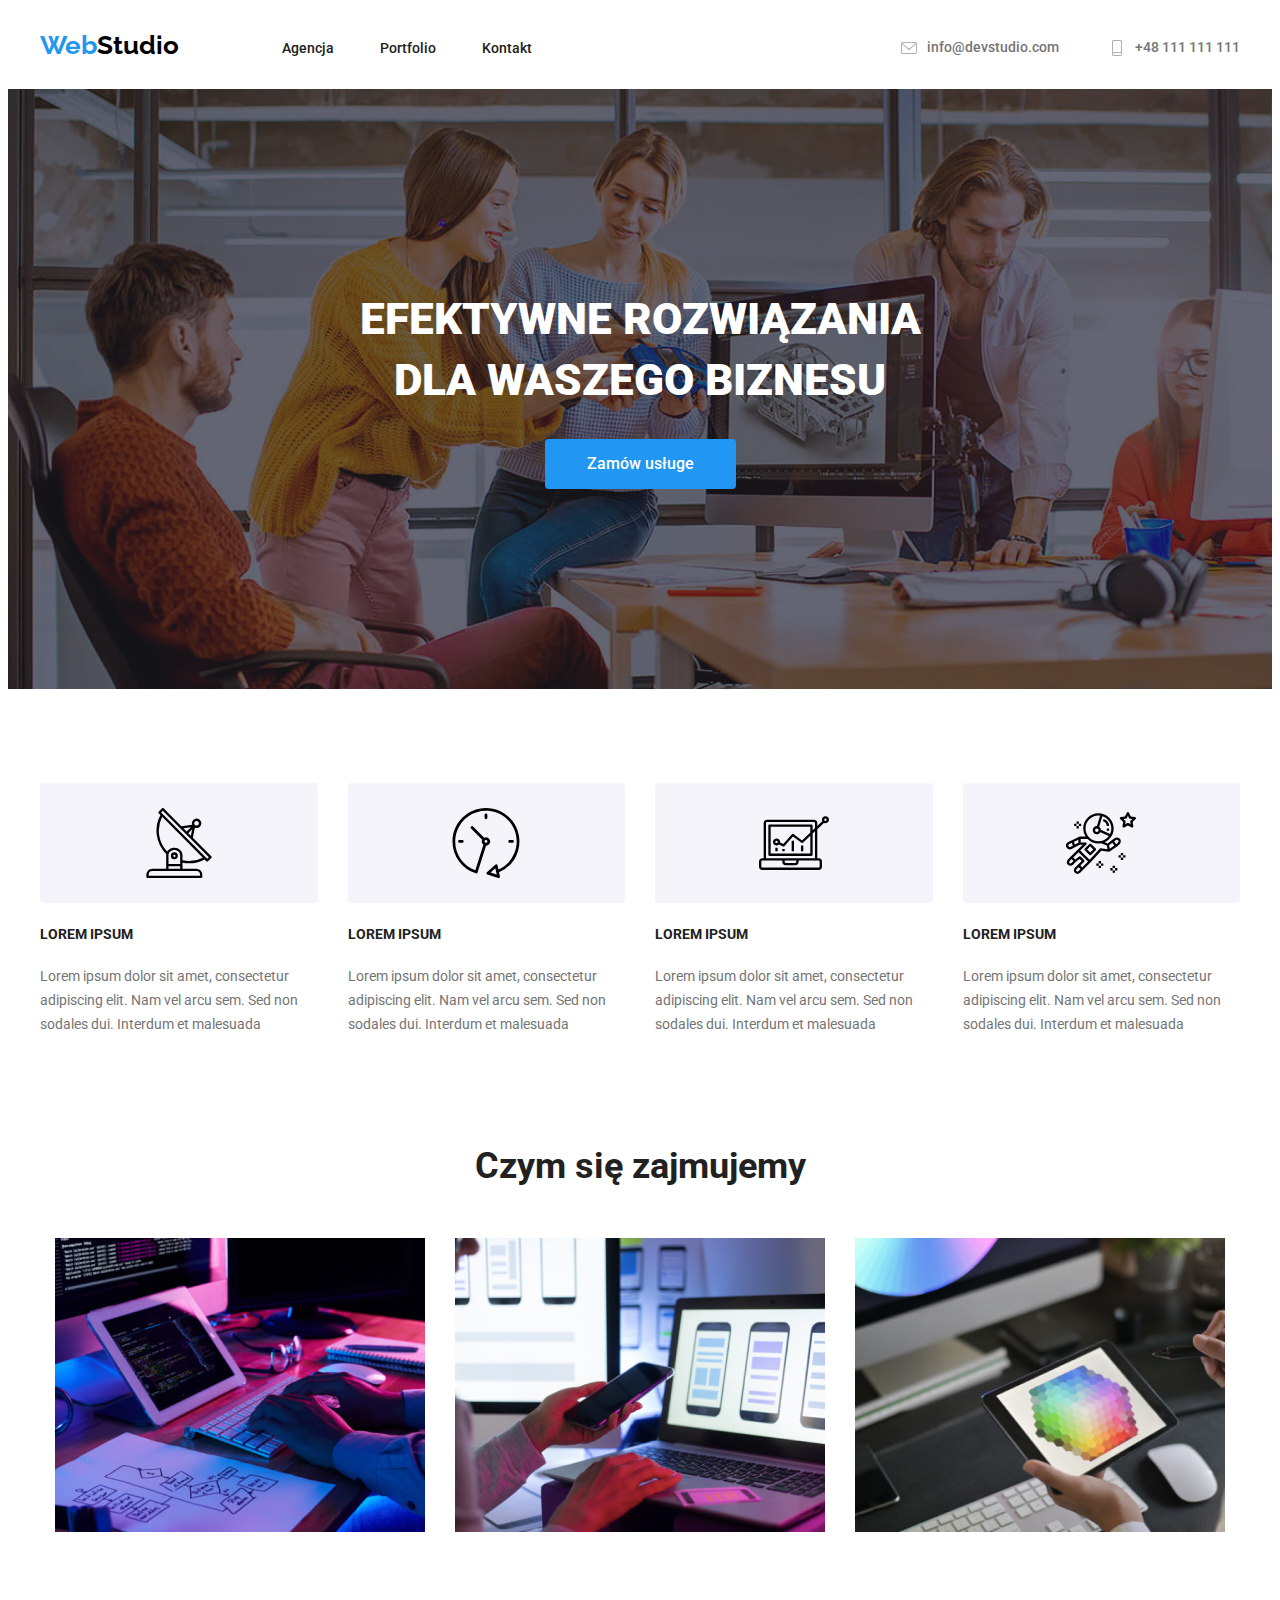
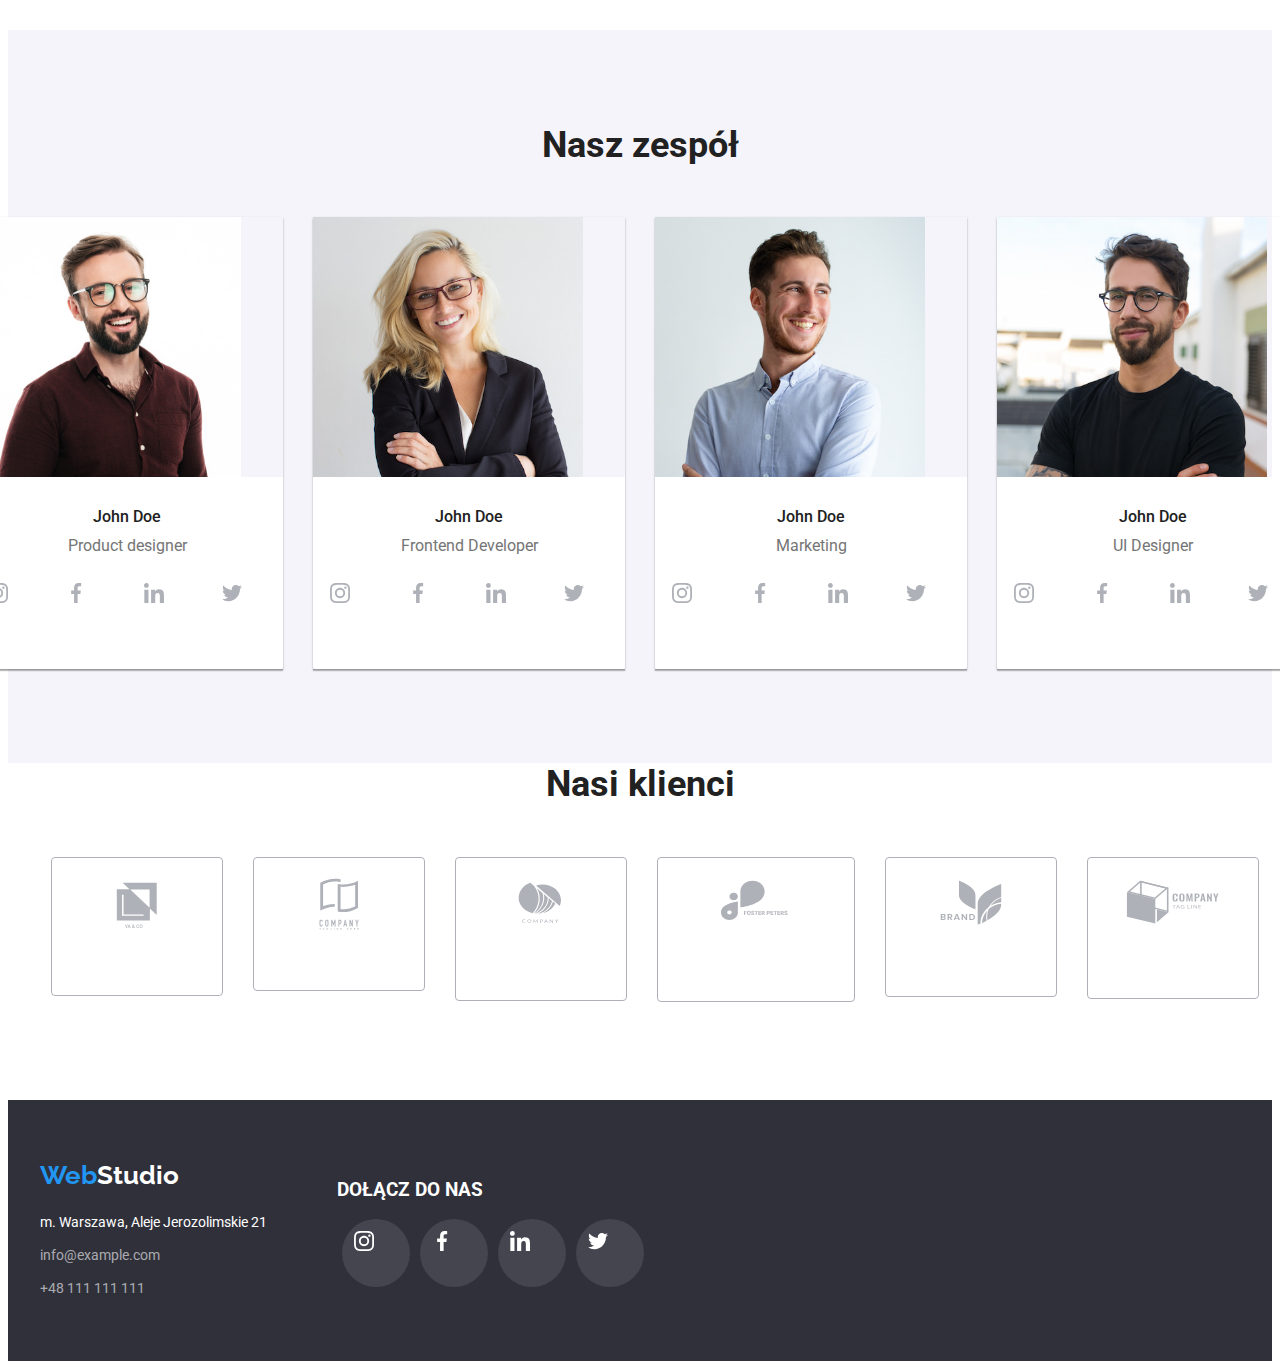
<file: index.html>
<!DOCTYPE html>
<html lang="pl">
    <head>
        <meta charset="UTF-8" />
        <meta http-equiv="X-UA-Compatible" content="IE=edge" />
        <meta name="viewport" content="width=device-width, initial-scale=1.0" />
        <title>Studio</title>
        <link
            rel="stylesheet"
            href="https://cdnjs.cloudflare.com/ajax/libs/modern-normalize/1.1.0/modern-normalize.min.css"
            integrity="sha512-wpPYUAdjBVSE4KJnH1VR1HeZfpl1ub8YT/NKx4PuQ5NmX2tKuGu6U/JRp5y+Y8XG2tV+wKQpNHVUX03MfMFn9Q=="
            crossorigin="anonymous"
            referrerpolicy="no-referrer"
        />
        <link rel="stylesheet" href="css/styles.css" />
        <link rel="preconnect" href="https://fonts.googleapis.com" />
        <link rel="preconnect" href="https://fonts.gstatic.com" crossorigin />
        <link
            href="https://fonts.googleapis.com/css2?family=Raleway:wght@700&family=Roboto:wght@400;500;700;900&display=swap"
            rel="stylesheet"
        />
    </head>
    <body>
        <header class="header">
            <div class="container page-header">
                <div class="logo-nav">
                    <a class="logo studio-black" href="/index.html">
                        <span class="web-style">Web</span>Studio</a
                    >
                    <nav>
                        <ul class="menu">
                            <li>
                                <a class="nav-font" href="./index.html"
                                    >Agencja</a
                                >
                            </li>
                            <li>
                                <a class="nav-font" href="./portfolio.html"
                                    >Portfolio</a
                                >
                            </li>
                            <li>
                                <a class="nav-font" href="#address">Kontakt</a>
                            </li>
                        </ul>
                    </nav>
                </div>

                <ul class="header-adress">
                    <li>
                        <a
                            class="contact-link-top"
                            href="mailto:info@devstudio.com"
                        >
                            <svg class="contact-icon" height="16" width="16">
                                <use
                                    href="./images/icons.svg#icon-envelope"
                                ></use>
                            </svg>
                            info@devstudio.com</a
                        >
                    </li>
                    <li>
                        <a class="contact-link-top" href="tel:+48111111111">
                            <svg class="contact-icon" height="16" width="16">
                                <use
                                    href="./images/icons.svg#icon-smartphone"
                                ></use>
                            </svg>
                            +48 111 111 111</a
                        >
                    </li>
                </ul>
            </div>
        </header>
        <main>
            <section class="section-h1">
                <h1 class="h1-style">
                    EFEKTYWNE ROZWIĄZANIA DLA WASZEGO BIZNESU
                </h1>
                <button class="studio-button" type="button">
                    Zamów usługe
                </button>
            </section>
            <section class="section">
                <div class="container">
                    <ul class="lorem-gap">
                        <li>
                            <div class="lorem-icon">
                                <svg height="70" width="70">
                                    <use
                                        href="./images/icons.svg#icon-antenna"
                                    ></use>
                                </svg>
                            </div>
                            <h5 class="h5-style">LOREM IPSUM</h5>
                            <p class="p-style">
                                Lorem ipsum dolor sit amet, consectetur
                                adipiscing elit. Nam vel arcu sem. Sed non
                                sodales dui. Interdum et malesuada
                            </p>
                        </li>
                        <li>
                            <div class="lorem-icon">
                                <svg height="70" width="70">
                                    <use
                                        href="./images/icons.svg#icon-clock"
                                    ></use>
                                </svg>
                            </div>
                            <h5 class="h5-style">LOREM IPSUM</h5>
                            <p class="p-style">
                                Lorem ipsum dolor sit amet, consectetur
                                adipiscing elit. Nam vel arcu sem. Sed non
                                sodales dui. Interdum et malesuada
                            </p>
                        </li>
                        <li>
                            <div class="lorem-icon">
                                <svg height="70" width="70">
                                    <use
                                        href="./images/icons.svg#icon-diagram"
                                    ></use>
                                </svg>
                            </div>
                            <h5 class="h5-style">LOREM IPSUM</h5>
                            <p class="p-style">
                                Lorem ipsum dolor sit amet, consectetur
                                adipiscing elit. Nam vel arcu sem. Sed non
                                sodales dui. Interdum et malesuada
                            </p>
                        </li>
                        <li>
                            <div class="lorem-icon">
                                <svg height="70" width="70">
                                    <use
                                        href="./images/icons.svg#icon-astronaut"
                                    ></use>
                                </svg>
                            </div>
                            <h5 class="h5-style">LOREM IPSUM</h5>
                            <p class="p-style">
                                Lorem ipsum dolor sit amet, consectetur
                                adipiscing elit. Nam vel arcu sem. Sed non
                                sodales dui. Interdum et malesuada
                            </p>
                        </li>
                    </ul>
                </div>
            </section>
            <section class="section-what-we-do">
                <div class="container">
                    <h2 class="h2-style">Czym się zajmujemy</h2>
                    <ul class="photos">
                        <li>
                            <img
                                src="images/software-architecture.jpg"
                                alt="software-architecture"
                                width="370"
                                height="294"
                            />
                        </li>
                        <li>
                            <img
                                src="images/mobile-app-development.jpg"
                                alt="mobile app development"
                                width="370"
                                height="294"
                            />
                        </li>
                        <li>
                            <img
                                src="images/web-design.jpg"
                                alt="web design"
                                width="370"
                                height="294"
                            />
                        </li>
                    </ul>
                </div>
            </section>
            <section class="our-team section">
                <div class="container">
                    <h2 class="h2-style">Nasz zespół</h2>
                    <ul class="our-team-photos">
                        <li>
                            <figure class="studio-figure">
                                <img
                                    class="card-image"
                                    src="images/product-designer.jpg"
                                    alt="Product designer"
                                    width="270"
                                    height="260"
                                />
                                <figcaption class="studio-figcaption">
                                    <h4 class="team-names">John Doe</h4>
                                    <span class="caption-font"
                                        >Product designer</span
                                    >
                                    <ul class="social-media">
                                        <li tabindex="0" class="icon">
                                            <svg width="20" height="20">
                                                <use
                                                    href="./images/icons.svg#icon-instagram"
                                                ></use>
                                            </svg>
                                        </li>
                                        <li tabindex="0" class="icon">
                                            <svg width="20" height="20">
                                                <use
                                                    href="./images/icons.svg#icon-facebook"
                                                ></use>
                                            </svg>
                                        </li>
                                        <li tabindex="0" class="icon">
                                            <svg width="20" height="20">
                                                <use
                                                    href="./images/icons.svg#icon-linkedin"
                                                ></use>
                                            </svg>
                                        </li>
                                        <li tabindex="0" class="icon">
                                            <svg width="20" height="20">
                                                <use
                                                    href="./images/icons.svg#icon-twitter"
                                                ></use>
                                            </svg>
                                        </li>
                                    </ul>
                                </figcaption>
                            </figure>
                        </li>
                        <li>
                            <figure class="studio-figure">
                                <img
                                    class="card-image"
                                    src="images/frontend-developer.jpg"
                                    alt="Frontend Developer"
                                    width="270"
                                    height="260"
                                />
                                <figcaption class="studio-figcaption">
                                    <h4 class="team-names">John Doe</h4>
                                    <span class="caption-font"
                                        >Frontend Developer</span
                                    >
                                    <ul class="social-media">
                                        <li tabindex="0" class="icon">
                                            <svg width="20" height="20">
                                                <use
                                                    href="./images/icons.svg#icon-instagram"
                                                ></use>
                                            </svg>
                                        </li>
                                        <li tabindex="0" class="icon">
                                            <svg width="20" height="20">
                                                <use
                                                    href="./images/icons.svg#icon-facebook"
                                                ></use>
                                            </svg>
                                        </li>
                                        <li tabindex="0" class="icon">
                                            <svg width="20" height="20">
                                                <use
                                                    href="./images/icons.svg#icon-linkedin"
                                                ></use>
                                            </svg>
                                        </li>
                                        <li tabindex="0" class="icon">
                                            <svg width="20" height="20">
                                                <use
                                                    href="./images/icons.svg#icon-twitter"
                                                ></use>
                                            </svg>
                                        </li>
                                    </ul>
                                </figcaption>
                            </figure>
                        </li>
                        <li>
                            <figure class="studio-figure">
                                <img
                                    class="card-image"
                                    src="images/marketing.jpg"
                                    alt="Marketing"
                                    width="270"
                                    height="260"
                                />
                                <figcaption class="studio-figcaption">
                                    <h4 class="team-names">John Doe</h4>
                                    <span class="caption-font">Marketing</span>
                                    <ul class="social-media">
                                        <li tabindex="0" class="icon">
                                            <svg width="20" height="20">
                                                <use
                                                    href="./images/icons.svg#icon-instagram"
                                                ></use>
                                            </svg>
                                        </li>
                                        <li tabindex="0" class="icon">
                                            <svg width="20" height="20">
                                                <use
                                                    href="./images/icons.svg#icon-facebook"
                                                ></use>
                                            </svg>
                                        </li>
                                        <li tabindex="0" class="icon">
                                            <svg width="20" height="20">
                                                <use
                                                    href="./images/icons.svg#icon-linkedin"
                                                ></use>
                                            </svg>
                                        </li>
                                        <li tabindex="0" class="icon">
                                            <svg width="20" height="20">
                                                <use
                                                    href="./images/icons.svg#icon-twitter"
                                                ></use>
                                            </svg>
                                        </li>
                                    </ul>
                                </figcaption>
                            </figure>
                        </li>
                        <li>
                            <figure class="studio-figure">
                                <img
                                    class="card-image"
                                    src="images/ui-designer.jpg"
                                    alt="UI Designer"
                                    width="270"
                                    height="260"
                                />
                                <figcaption class="studio-figcaption">
                                    <h4 class="team-names">John Doe</h4>
                                    <span class="caption-font"
                                        >UI Designer</span
                                    >
                                    <ul class="social-media">
                                        <li tabindex="0" class="icon">
                                            <svg width="20" height="20">
                                                <use
                                                    href="./images/icons.svg#icon-instagram"
                                                ></use>
                                            </svg>
                                        </li>
                                        <li tabindex="0" class="icon">
                                            <svg width="20" height="20">
                                                <use
                                                    href="./images/icons.svg#icon-facebook"
                                                ></use>
                                            </svg>
                                        </li>
                                        <li tabindex="0" class="icon">
                                            <svg width="20" height="20">
                                                <use
                                                    href="./images/icons.svg#icon-linkedin"
                                                ></use>
                                            </svg>
                                        </li>
                                        <li tabindex="0" class="icon">
                                            <svg width="20" height="20">
                                                <use
                                                    href="./images/icons.svg#icon-twitter"
                                                ></use>
                                            </svg>
                                        </li>
                                    </ul>
                                </figcaption>
                            </figure>
                        </li>
                    </ul>
                </div>
            </section>
            <section class="section-our-clients">
                <div class="container">
                    <h2 class="h2-style">Nasi klienci</h2>
                    <ul class="container">
                        <li tabindex="0" class="our-clients-icon-yaco">
                            <svg width="41" height="46.7">
                                <use href="./images/icons.svg#icon-yaco"></use>
                            </svg>
                        </li>
                        <li
                            tabindex="0"
                            class="our-clients-icon-company-sheets"
                        >
                            <a>
                                <svg width="40" height="52">
                                    <use
                                        href="./images/icons.svg#icon-company-sheets"
                                    ></use>
                                </svg>
                            </a>
                        </li>
                        <li tabindex="0" class="our-clients-icon-company">
                            <a>
                                <svg width="43.46" height="41.18">
                                    <use
                                        href="./images/icons.svg#icon-company"
                                    ></use>
                                </svg>
                            </a>
                        </li>
                        <li tabindex="0" class="our-clients-icon-foster-peters">
                            <a>
                                <svg width="84.44" height="40.62">
                                    <use
                                        href="./images/icons.svg#icon-foster-peters"
                                    ></use>
                                </svg>
                            </a>
                        </li>
                        <li tabindex="0" class="our-clients-icon-brand">
                            <a>
                                <svg width="62.54" height="45.43">
                                    <use
                                        href="./images/icons.svg#icon-brand"
                                    ></use>
                                </svg>
                            </a>
                        </li>
                        <li tabindex="0" class="our-clients-icon-company-box">
                            <a>
                                <svg width="93.79" height="43.93">
                                    <use
                                        href="./images/icons.svg#icon-company-box"
                                    ></use>
                                </svg>
                            </a>
                        </li>
                    </ul>
                </div>
            </section>
        </main>
        <footer class="footer">
            <ul class="container footer-display">
                <li>
                    <a class="logo studio-white" href="/index.html">
                        <span class="web-style">Web</span>Studio</a
                    >
                    <address class="footer-address" id="address">
                        <a
                            class="street-contact-link-bottom"
                            href="https://goo.gl/maps/ZqLkn6hwroW3PkPB6"
                            >m. Warszawa, Aleje Jerozolimskie 21</a
                        >
                        <a
                            class="contact-link-bottom"
                            href="mailto:info@example.com"
                            >info@example.com</a
                        >
                        <a class="contact-link-bottom" href="tel:+48111111111"
                            >+48 111 111 111</a
                        >
                    </address>
                </li>
                <li>
                    <h3 class="join-us">DOŁĄCZ DO NAS</h3>
                    <ul class="footer-social-media">
                        <li tabindex="0" class="footer-icon">
                            <a
                                ><svg width="20" height="20">
                                    <use
                                        href="./images/icons.svg#icon-instagram"
                                    ></use>
                                </svg>
                            </a>
                        </li>
                        <li tabindex="0" class="footer-icon">
                            <a
                                ><svg width="20" height="20">
                                    <use
                                        href="./images/icons.svg#icon-facebook"
                                    ></use>
                                </svg>
                            </a>
                        </li>
                        <li tabindex="0" class="footer-icon">
                            <a
                                ><svg width="20" height="20">
                                    <use
                                        href="./images/icons.svg#icon-linkedin"
                                    ></use>
                                </svg>
                            </a>
                        </li>
                        <li tabindex="0" class="footer-icon">
                            <a
                                ><svg width="20" height="20">
                                    <use
                                        href="./images/icons.svg#icon-twitter"
                                    ></use>
                                </svg>
                            </a>
                        </li>
                    </ul>
                </li>
            </ul>
        </footer>
    </body>
</html>
</file>
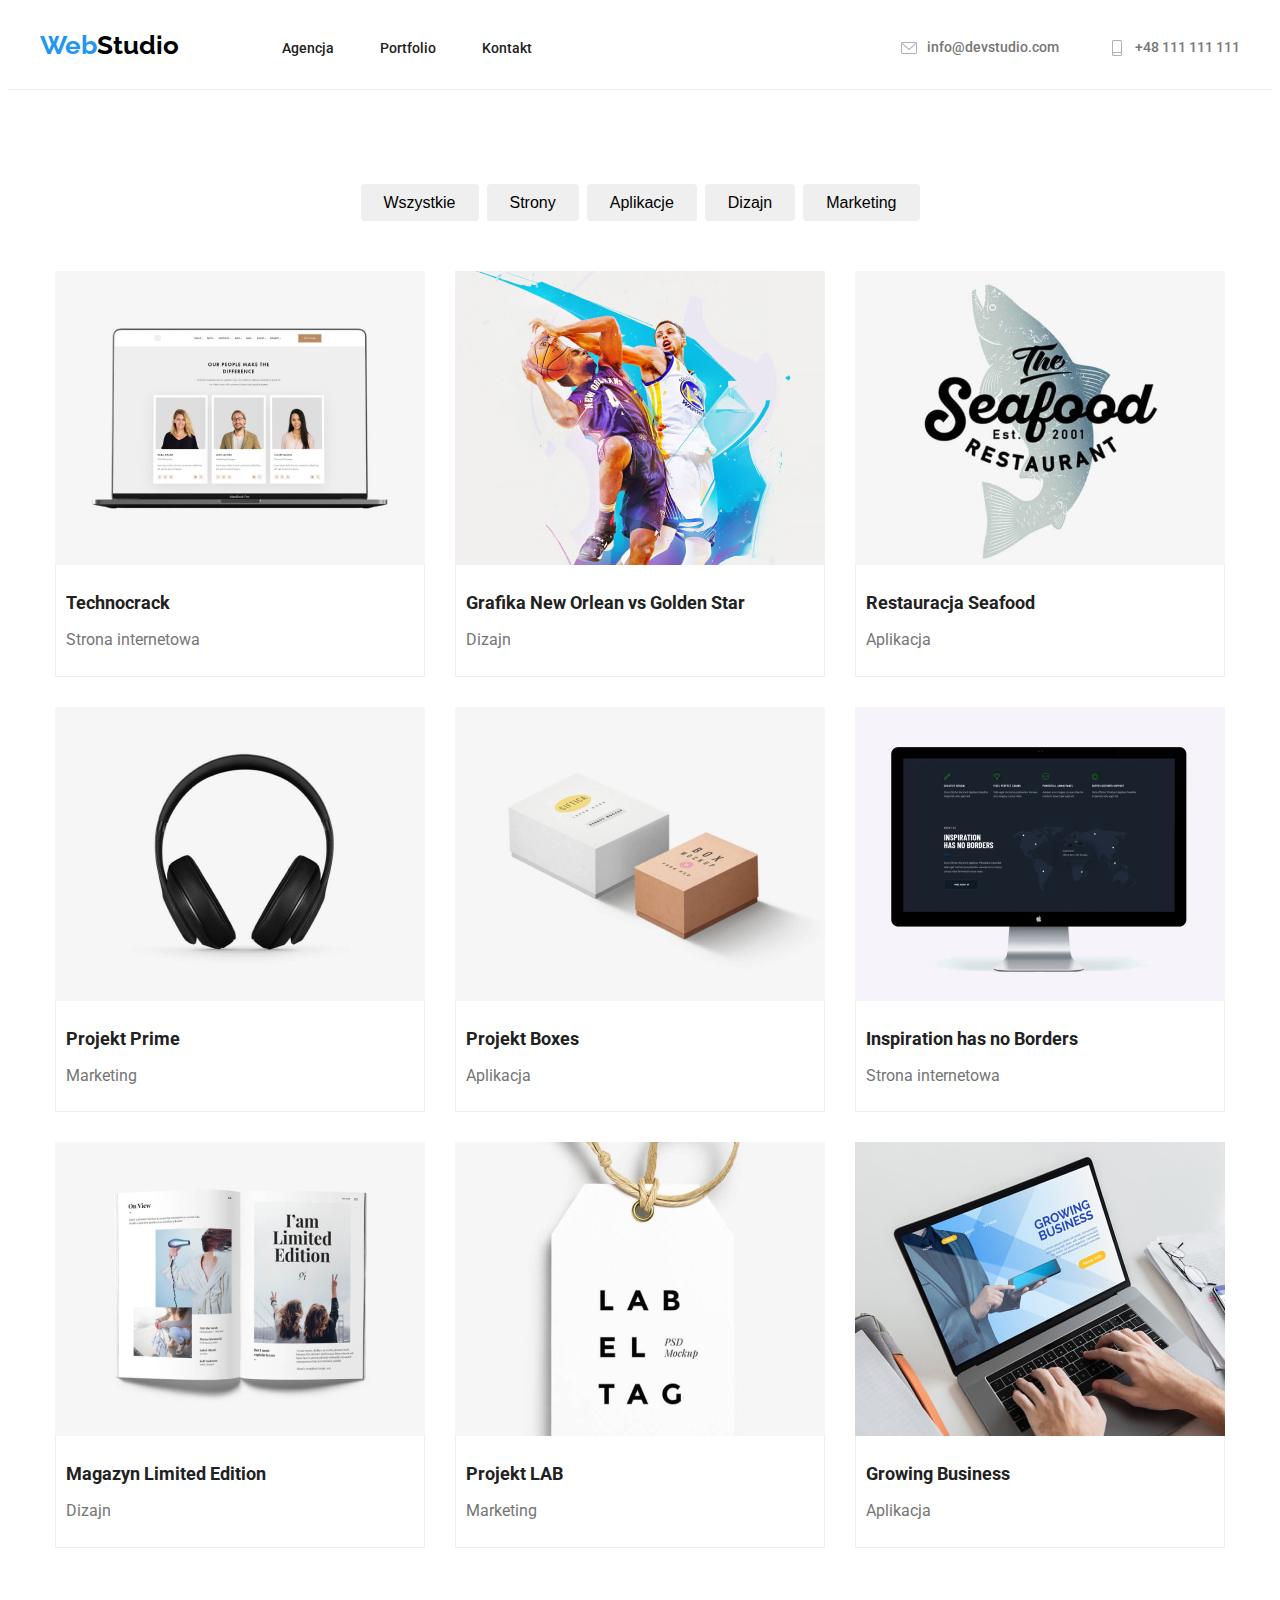
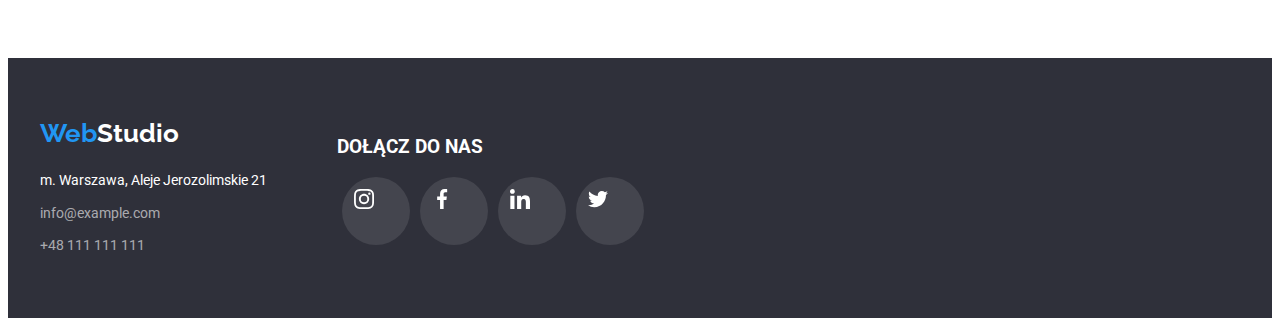
<file: portfolio.html>
<!DOCTYPE html>
<html lang="pl">
    <head>
        <meta charset="UTF-8" />
        <meta http-equiv="X-UA-Compatible" content="IE=edge" />
        <meta name="viewport" content="width=device-width, initial-scale=1.0" />
        <title>Portfolio</title>
        <link
            rel="stylesheet"
            href="https://cdnjs.cloudflare.com/ajax/libs/modern-normalize/1.1.0/modern-normalize.min.css"
            integrity="sha512-wpPYUAdjBVSE4KJnH1VR1HeZfpl1ub8YT/NKx4PuQ5NmX2tKuGu6U/JRp5y+Y8XG2tV+wKQpNHVUX03MfMFn9Q=="
            crossorigin="anonymous"
            referrerpolicy="no-referrer"
        />
        <link rel="stylesheet" href="css/styles.css" />
        <link
            href="https://fonts.googleapis.com/css2?family=Raleway:wght@700&family=Roboto:wght@400;500;700;900&display=swap"
            rel="stylesheet"
        />
    </head>
    <body>
        <header class="header-line header">
            <div class="container page-header">
                <div class="logo-nav">
                    <a class="logo studio-black" href="/index.html">
                        <span class="web-style">Web</span>Studio</a
                    >
                    <nav>
                        <ul class="menu">
                            <li>
                                <a class="nav-font" href="./index.html"
                                    >Agencja</a
                                >
                            </li>
                            <li>
                                <a class="nav-font" href="./portfolio.html"
                                    >Portfolio</a
                                >
                            </li>
                            <li>
                                <a class="nav-font" href="#address">Kontakt</a>
                            </li>
                        </ul>
                    </nav>
                </div>

                <ul class="header-adress">
                    <li>
                        <a
                            class="contact-link-top"
                            href="mailto:info@devstudio.com"
                        >
                            <svg class="contact-icon" height="16" width="16">
                                <use
                                    href="./images/icons.svg#icon-envelope"
                                ></use>
                            </svg>
                            info@devstudio.com</a
                        >
                    </li>
                    <li>
                        <a class="contact-link-top" href="tel:+48111111111">
                            <svg class="contact-icon" height="16" width="16">
                                <use
                                    href="./images/icons.svg#icon-smartphone"
                                ></use>
                            </svg>
                            +48 111 111 111</a
                        >
                    </li>
                </ul>
            </div>
        </header>
        <main>
            <section class="section">
                <div class="container flex">
                    <ul class="button-gap">
                        <li>
                            <button class="portfolio-button" type="button">
                                Wszystkie
                            </button>
                        </li>
                        <li>
                            <button class="portfolio-button" type="button">
                                Strony
                            </button>
                        </li>
                        <li>
                            <button class="portfolio-button" type="button">
                                Aplikacje
                            </button>
                        </li>
                        <li>
                            <button class="portfolio-button" type="button">
                                Dizajn
                            </button>
                        </li>
                        <li>
                            <button class="portfolio-button" type="button">
                                Marketing
                            </button>
                        </li>
                    </ul>

                    <ul class="portfolio-photos">
                        <li tabindex="0">
                            <figure class="figure">
                                <img
                                    class="card-image"
                                    src="images/laptop.jpg"
                                    alt="technocrack website"
                                    width="370"
                                    height="294"
                                />
                                <figcaption class="figcaption">
                                    <h4 class="portfolio-team-names">
                                        Technocrack
                                    </h4>
                                    <span class="portfolio-caption-font"
                                        >Strona internetowa</span
                                    >
                                </figcaption>
                            </figure>
                        </li>
                        <li tabindex="0">
                            <figure class="figure">
                                <img
                                    class="card-image"
                                    src="images/basketball.jpg"
                                    alt="basketball players"
                                    width="370"
                                    height="294"
                                />
                                <figcaption class="figcaption">
                                    <h4 class="portfolio-team-names">
                                        Grafika New Orlean vs Golden Star
                                    </h4>
                                    <span class="portfolio-caption-font"
                                        >Dizajn</span
                                    >
                                </figcaption>
                            </figure>
                        </li>
                        <li tabindex="0">
                            <figure class="figure">
                                <img
                                    class="card-image"
                                    src="images/restaurant.jpg"
                                    alt="the seafood restaurant logo"
                                    width="370"
                                    height="294"
                                />
                                <figcaption class="figcaption">
                                    <h4 class="portfolio-team-names">
                                        Restauracja Seafood
                                    </h4>
                                    <span class="portfolio-caption-font"
                                        >Aplikacja</span
                                    >
                                </figcaption>
                            </figure>
                        </li>
                        <li tabindex="0">
                            <figure class="figure">
                                <img
                                    class="card-image"
                                    src="images/headphones.jpg"
                                    alt="headphones"
                                    width="370"
                                    height="294"
                                />
                                <figcaption class="figcaption">
                                    <h4 class="portfolio-team-names">
                                        Projekt Prime
                                    </h4>
                                    <span class="portfolio-caption-font"
                                        >Marketing</span
                                    >
                                </figcaption>
                            </figure>
                        </li>
                        <li tabindex="0">
                            <figure class="figure">
                                <img
                                    class="card-image"
                                    src="images/boxes.jpg"
                                    alt="two boxes"
                                    width="370"
                                    height="294"
                                />
                                <figcaption class="figcaption">
                                    <h4 class="portfolio-team-names">
                                        Projekt Boxes
                                    </h4>
                                    <span class="portfolio-caption-font"
                                        >Aplikacja</span
                                    >
                                </figcaption>
                            </figure>
                        </li>
                        <li tabindex="0">
                            <figure class="figure">
                                <img
                                    class="card-image"
                                    src="images/monitor.jpg"
                                    alt="computer monitor"
                                    width="370"
                                    height="294"
                                />
                                <figcaption class="figcaption">
                                    <h4 class="portfolio-team-names">
                                        Inspiration has no Borders
                                    </h4>
                                    <span class="portfolio-caption-font"
                                        >Strona internetowa</span
                                    >
                                </figcaption>
                            </figure>
                        </li>
                        <li tabindex="0">
                            <figure class="figure">
                                <img
                                    class="card-image"
                                    src="images/book.jpg"
                                    alt="open book"
                                    width="370"
                                    height="294"
                                />
                                <figcaption class="figcaption">
                                    <h4 class="portfolio-team-names">
                                        Magazyn Limited Edition
                                    </h4>
                                    <span class="portfolio-caption-font"
                                        >Dizajn</span
                                    >
                                </figcaption>
                            </figure>
                        </li>
                        <li tabindex="0">
                            <figure class="figure">
                                <img
                                    class="card-image"
                                    src="images/label.jpg"
                                    alt="white label"
                                    width="370"
                                    height="294"
                                />
                                <figcaption class="figcaption">
                                    <h4 class="portfolio-team-names">
                                        Projekt LAB
                                    </h4>
                                    <span class="portfolio-caption-font"
                                        >Marketing</span
                                    >
                                </figcaption>
                            </figure>
                        </li>
                        <li tabindex="0">
                            <figure class="figure">
                                <img
                                    class="card-image"
                                    src="images/laptop-hands.jpg"
                                    alt="hands writing on laptop"
                                    width="370"
                                    height="294"
                                />
                                <figcaption class="figcaption">
                                    <h4 class="portfolio-team-names">
                                        Growing Business
                                    </h4>
                                    <span class="portfolio-caption-font"
                                        >Aplikacja</span
                                    >
                                </figcaption>
                            </figure>
                        </li>
                    </ul>
                </div>
            </section>
        </main>
        <footer class="footer">
            <ul class="container footer-display">
                <li>
                    <a class="logo studio-white" href="/index.html">
                        <span class="web-style">Web</span>Studio</a
                    >
                    <address class="footer-address" id="address">
                        <a
                            class="street-contact-link-bottom"
                            href="https://goo.gl/maps/ZqLkn6hwroW3PkPB6"
                            >m. Warszawa, Aleje Jerozolimskie 21</a
                        >
                        <a
                            class="contact-link-bottom"
                            href="mailto:info@example.com"
                            >info@example.com</a
                        >
                        <a class="contact-link-bottom" href="tel:+48111111111"
                            >+48 111 111 111</a
                        >
                    </address>
                </li>
                <li>
                    <h3 class="join-us">DOŁĄCZ DO NAS</h3>
                    <ul class="footer-social-media">
                        <li tabindex="0" class="footer-icon">
                            <a
                                ><svg width="20" height="20">
                                    <use
                                        href="./images/icons.svg#icon-instagram"
                                    ></use>
                                </svg>
                            </a>
                        </li>
                        <li tabindex="0" class="footer-icon">
                            <a
                                ><svg width="20" height="20">
                                    <use
                                        href="./images/icons.svg#icon-facebook"
                                    ></use>
                                </svg>
                            </a>
                        </li>
                        <li tabindex="0" class="footer-icon">
                            <a
                                ><svg width="20" height="20">
                                    <use
                                        href="./images/icons.svg#icon-linkedin"
                                    ></use>
                                </svg>
                            </a>
                        </li>
                        <li tabindex="0" class="footer-icon">
                            <a
                                ><svg width="20" height="20">
                                    <use
                                        href="./images/icons.svg#icon-twitter"
                                    ></use>
                                </svg>
                            </a>
                        </li>
                    </ul>
                </li>
            </ul>
        </footer>
    </body>
</html>
</file>
<file: css/styles.css>
:root {
    --global-font-color: #212121;
    --dark-font-color: #000000;
    --bright-font-color: #ffffff;
    --web-style-color: #2196f3;
    --h1-background-color: #2f303a;
    --p-caption-link-font-color: #757575;
    --bottom-link-color: rgba(255, 255, 255, 0.6);
    --footer-background-color: #2f303a;
    --header-line-color: #ececec;
    --card-line-color: #eeeeee;
    --our-team-background-color: #f5f4fa;
    --icon-color: #afb1b8;
}

body {
    font-family: 'Roboto', sans-serif;
    color: var(--global-font-color);
}

.container {
    width: 100%;
    max-width: 1200px;
    padding: 0 15px;
    margin: 0 auto;
}

.flex {
    display: flex;
    flex-direction: column;
}

header {
    padding-top: 22px;
    padding-bottom: 22px;
}

ul {
    list-style-type: none;
    display: flex;
    justify-content: center;
    padding: 0px;
}

.section {
    margin: 0 auto;
    padding: 94px 0px;
}

.lorem-gap {
    display: flex;
    gap: 30px;
    margin: 0 auto;
}

.photos {
    display: flex;
    flex-wrap: nowrap;
    gap: 30px;
    margin: 0 auto;
}

.portfolio-photos {
    display: flex;
    flex-direction: row;
    flex-wrap: wrap;
    gap: 30px;
}

.page-header {
    display: flex;
    align-items: center;
    justify-content: space-between;
}

.logo-nav {
    display: flex;
    gap: 93px;
}

.header-adress {
    display: flex;
    gap: 50px;
    margin: 0px;
    /* padding: 0px; */
}

.header-line {
    border-bottom: 1px solid var(--header-line-color);
}

.studio-figcaption {
    background-color: var(--bright-font-color);
    border-bottom-left-radius: 4px;
    border-bottom-right-radius: 4px;
}

.menu {
    display: flex;
    gap: 26px;
    margin: 0;
}

.nav-font {
    display: block;
    padding: 10px;
}

.footer-address {
    display: flex;
    flex-direction: column;
    gap: 9px;
}

.logo {
    font-family: 'raleway', sans-serif;
    font-weight: 700;
    font-size: 26px;
    line-height: 1.2;
    text-decoration: none;
}

.our-team {
    background-color: var(--our-team-background-color);
}

.our-team-photos {
    display: flex;
    flex-wrap: nowrap;
    gap: 30px;
    margin: 0 auto;
}

.studio-black {
    color: var(--dark-font-color);
}

.studio-white {
    color: var(--bright-font-color);
    display: flex;
    padding-bottom: 20px;
}

.web-style {
    color: var(--web-style-color);
    line-height: 1.2;
}

.button-gap {
    display: flex;
    flex-wrap: nowrap;
    gap: 8px;
    padding-bottom: 34px;
    margin: 0 auto;
}

.portfolio-button {
    cursor: pointer;
    font-weight: 500;
    font-size: 16px;
    line-height: 1.6;
    padding: 6px 23px;
    border-radius: 4px;
    border: none;
}

.portfolio-button:hover,
.portfolio-button:focus {
    background-color: var(--web-style-color);
    color: var(--bright-font-color);
    box-shadow: 0px 4px 4px 0px rgba(0, 0, 0, 0.25);
}

.figure {
    margin: 0 auto;
    max-width: 100%;
}

.figure:hover {
    box-shadow: 1px 4px 6px rgba(0, 0, 0, 0.16), 0px 4px 4px rgba(0, 0, 0, 0.06),
        0px 1px 1px rgba(0, 0, 0, 0.12);
}

.studio-figure {
    margin: 0 auto;
    max-width: 100%;
    box-shadow: 0 2px 1px rgba(0, 0, 0, 0.2), 0 1px 1px rgba(0, 0, 0, 0.14),
        0 1px 3px rgba(0, 0, 0, 0.12);
}

.figcaption {
    border-left: 1px solid var(--card-line-color);
    border-right: 1px solid var(--card-line-color);
    border-bottom: 1px solid var(--card-line-color);
}

.card-image {
    display: block;
}

.section-h1 {
    background-color: var(--h1-background-color);
    width: 100%;
    max-width: 1600px;
    margin: 0 auto;
    background-image: linear-gradient(
            rgba(47, 48, 58, 0.4),
            rgba(47, 48, 58, 0.4)
        ),
        url('../images/wallpaper.jpg');
    padding-top: 200px;
    padding-bottom: 200px;
}

.section-what-we-do {
    margin: 0 auto;
    padding: 0px 0px 94px;
}

.h1-style {
    color: var(--bright-font-color);
    max-width: 600px;
    height: 120px;
    left: 452px;
    top: 200px;
    font-size: 44px;
    font-weight: 900;
    line-height: 1.4;
    text-align: center;
    margin: 0 auto;
}

.h2-style {
    color: var(--global-font-color);
    font-weight: 700;
    font-size: 36px;
    line-height: 1.2;
    text-align: center;
    margin: 0 auto;
    padding-bottom: 50px;
}

.h5-style {
    font-weight: 700;
    font-size: 14px;
    line-height: 1.1;
}

.p-style {
    font-weight: 400;
    font-size: 14px;
    line-height: 1.7;
    color: var(--p-caption-link-font-color);
}

.team-names {
    font-weight: 500;
    font-size: 16px;
    line-height: 1.2;
    margin: 0px auto;
    text-align: center;
    padding-top: 30px;
    padding-bottom: 10px;
}

.caption-font {
    color: var(--p-caption-link-font-color);
    font-size: 16px;
    font-weight: 400;
    line-height: 1.2;
    margin: 0px auto;
    display: block;
    text-align: center;
    padding-top: 0px;
    padding-bottom: 16px;
}

.portfolio-team-names {
    font-weight: 700;
    font-size: 18px;
    line-height: 2;
    margin: 0 auto;
    padding-top: 20px;
    padding-left: 10px;
    padding-bottom: 4px;
}

.studio-button {
    font-family: 'roboto', sans-serif;
    cursor: pointer;
    font-weight: 500;
    font-size: 16px;
    line-height: 1.9;
    color: var(--bright-font-color);
    background-color: var(--web-style-color);
    padding: 10px 42px;
    border-radius: 4px;
    border: none;
    display: block;
    margin: 30px auto 0px;
}

.portfolio-caption-font {
    color: var(--p-caption-link-font-color);
    font-size: 16px;
    font-weight: 400;
    line-height: 1.9;
    margin: 0 auto;
    display: block;
    padding-left: 10px;
    padding-bottom: 20px;
}

.contact-link-top {
    font-size: 14px;
    font-weight: 500;
    line-height: 1.1;
    color: var(--p-caption-link-font-color);
    text-decoration: none;
    font-style: normal;
    fill: var(--icon-color);
    display: flex;
    gap: 10px;
}

.contact-link-top:focus,
.contact-link-top:hover {
    color: var(--web-style-color);
    fill: var(--web-style-color);
}

.street-contact-link-bottom {
    font-size: 14px;
    line-height: 1.7;
    color: var(--bright-font-color);
    text-decoration: none;
    font-style: normal;
}

.contact-link-bottom {
    font-size: 14px;
    line-height: 1.7;
    color: var(--bottom-link-color);
    text-decoration: none;
    font-style: normal;
}

.contact-link-bottom:focus,
.contact-link-bottom:hover {
    color: var(--web-style-color);
}

.section-our-clients {
    margin: 0 auto;
    padding: 0px 0px 98px;
}

.footer {
    background-color: var(--footer-background-color);
    padding-top: 60px;
    padding-bottom: 60px;
}

.nav-font {
    color: var(--global-font-color);
    font-size: 14px;
    font-weight: 500;
    text-decoration: none;
    line-height: 1.2;
}

.nav-font:focus,
.nav-font:hover {
    color: var(--web-style-color);
}

.lorem-icon {
    margin: 0 auto;
    padding: 25px 100px;
    background-color: var(--our-team-background-color);
    border-radius: 4px;
    display: flex;
    justify-content: center;
}

.icon {
    fill: var(--icon-color);
    height: 44px;
    width: 44px;
    margin: 0 5px;
    padding: 12px;
}

.icon:focus,
.icon:hover {
    background-color: var(--web-style-color);
    border-radius: 50%;
    fill: #ffffff;
}

.contact-icon {
    margin: 0px;
    padding-top: 0px;
}

.footer-icon {
    fill: #ffffff;
    background-color: rgba(255, 255, 255, 0.1);
    border-radius: 50%;
    height: 44px;
    width: 44px;
    margin: 0 5px;
    padding: 12px;
}

.footer-icon:focus,
.footer-icon:hover {
    background-color: var(--web-style-color);
    border-radius: 50%;
    fill: #ffffff;
}

.join-us {
    color: var(--bright-font-color);
}

.footer-display {
    max-width: 1200px;
    justify-content: left;
    gap: 70px;
}

.our-clients-icon-yaco,
.our-clients-icon-company-sheets,
.our-clients-icon-company,
.our-clients-icon-foster-peters,
.our-clients-icon-brand,
.our-clients-icon-company-box {
    fill: var(--icon-color);
    width: 170px;
    height: 92px;
    border: 1px solid var(--icon-color);
    border-radius: 4px;
    margin: 0 15px;
}

.our-clients-icon-yaco {
    padding: 24.71px 65px 20.58px 64px;
}
.our-clients-icon-company-sheets {
    padding: 20.71px 65px 19.29px;
}
.our-clients-icon-company {
    padding: 24.71px 64.86px 26.12px 61.68px;
}
.our-clients-icon-foster-peters {
    padding: 22.7px 49.56px 28.68px 61.68px;
}
.our-clients-icon-brand {
    padding: 22.77px 53.46px 23.8px 54px;
}
.our-clients-icon-company-box {
    padding: 22.77px 38.21px 25.31px 38px;
}
.our-clients-icon-yaco:hover,
.our-clients-icon-company-sheets:hover,
.our-clients-icon-company:hover,
.our-clients-icon-foster-peters:hover,
.our-clients-icon-brand:hover,
.our-clients-icon-company-box:hover,
.our-clients-icon-yaco:focus,
.our-clients-icon-company-sheets:focus,
.our-clients-icon-company:focus,
.our-clients-icon-foster-peters:focus,
.our-clients-icon-brand:focus,
.our-clients-icon-company-box:focus {
    fill: var(--web-style-color);
    border-color: var(--web-style-color);
    cursor: pointer;
}

.social-media {
    padding-bottom: 30px;
}

.footer-social-media {
    fill: var(--bright-font-color);
}
</file>
